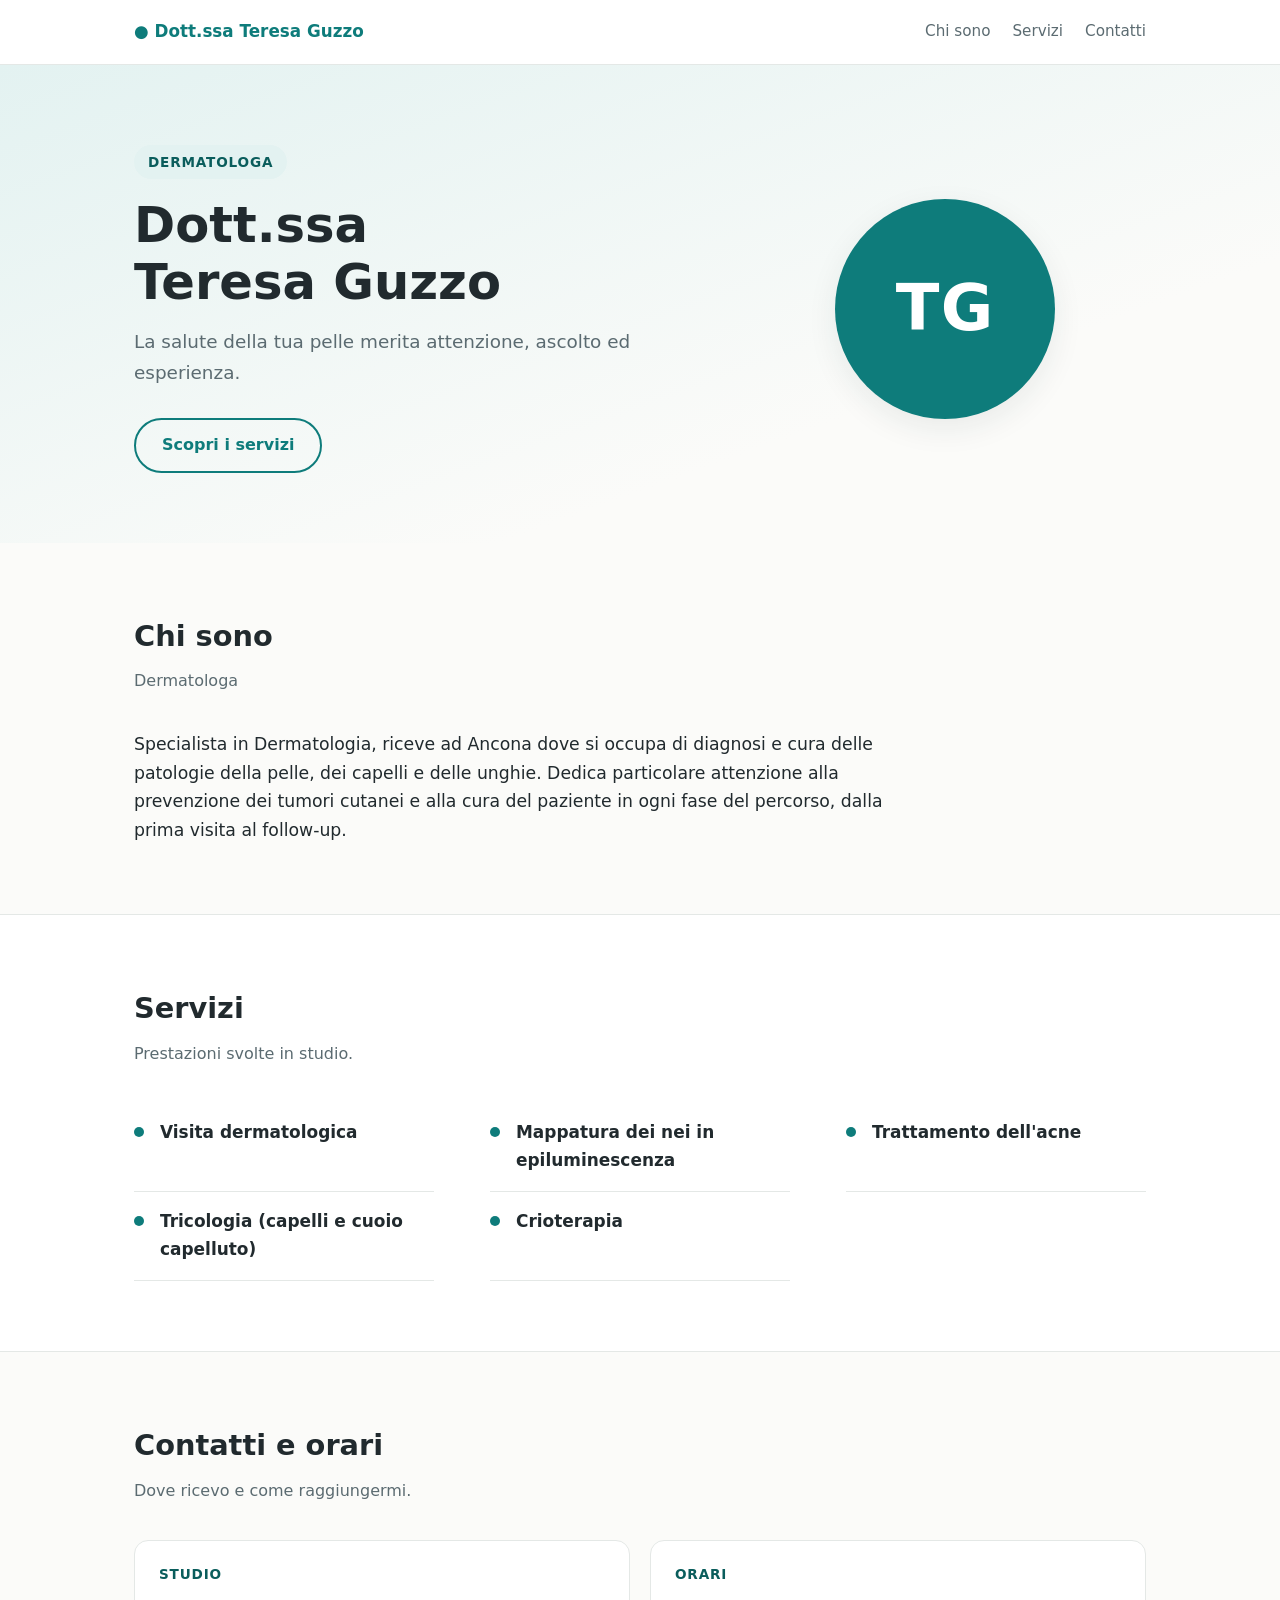
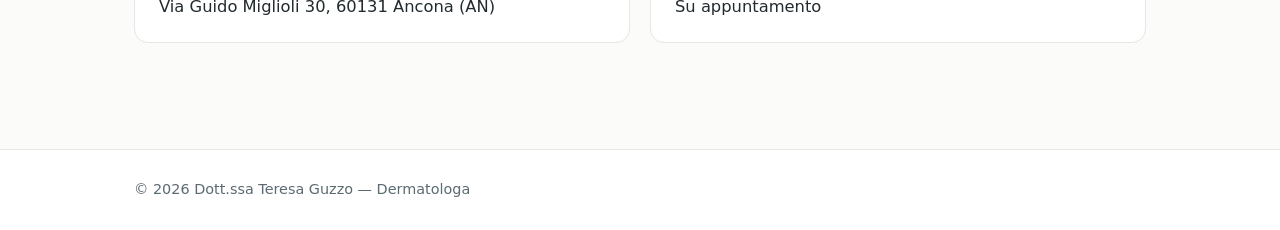
<file: index.html>
<!DOCTYPE html>
<html lang="it">
<head>
  <meta charset="UTF-8">
  <meta name="viewport" content="width=device-width, initial-scale=1.0">
  <title>Dott.ssa Teresa Guzzo — Dermatologa</title>
  <meta name="description" content="Sito informativo della Dott.ssa Teresa Guzzo, dermatologa ad Ancona.">
  <link rel="stylesheet" href="style.css">
</head>
<body data-theme="teal">

  <header class="site-header">
    <div class="container">
      <a href="#" class="brand"><span>●</span> <span class="js-nome">Dott.ssa Teresa Guzzo</span></a>
      <nav class="site-nav">
        <a href="#chi-sono" class="js-nav-bio">Chi sono</a>
        <a href="#servizi" class="js-nav-servizi">Servizi</a>
        <a href="#contatti" class="js-nav-contatti">Contatti</a>
        <a href="#" class="btn btn-primary js-prenota hidden">Prenota una visita</a>
      </nav>
    </div>
  </header>

  <main>
    <section class="hero">
      <div class="container">
        <div class="hero-text">
          <span class="kicker js-professione">Dermatologa</span>
          <h1 class="js-nome">Dott.ssa Teresa Guzzo</h1>
          <p class="tagline js-tagline">La salute della tua pelle merita attenzione, ascolto ed esperienza.</p>
          <div class="hero-actions">
            <a href="#" class="btn btn-primary js-prenota hidden">Prenota una visita</a>
            <a href="#servizi" class="btn btn-outline js-nav-servizi">Scopri i servizi</a>
          </div>
        </div>
        <div class="hero-figure">
          <div class="avatar js-iniziali" aria-hidden="true">TG</div>
        </div>
      </div>
    </section>

    <section class="section" id="chi-sono">
      <div class="container">
        <h2>Chi sono</h2>
        <p class="section-sub js-professione">Dermatologa</p>
        <p class="bio-text js-bio">Specialista in Dermatologia, riceve ad Ancona dove si occupa di diagnosi e cura delle patologie della pelle, dei capelli e delle unghie. Dedica particolare attenzione alla prevenzione dei tumori cutanei e alla cura del paziente in ogni fase del percorso, dalla prima visita al follow-up.</p>
      </div>
    </section>

    <section class="section section-alt" id="servizi">
      <div class="container">
        <h2>Servizi</h2>
        <p class="section-sub">Prestazioni svolte in studio.</p>
        <ul class="services-list js-servizi">
          <li class="service-item">Visita dermatologica</li>
          <li class="service-item">Mappatura dei nei in epiluminescenza</li>
          <li class="service-item">Trattamento dell'acne</li>
          <li class="service-item">Tricologia (capelli e cuoio capelluto)</li>
          <li class="service-item">Crioterapia</li>
        </ul>
      </div>
    </section>

    <section class="section" id="contatti">
      <div class="container">
        <h2>Contatti e orari</h2>
        <p class="section-sub">Dove ricevo e come raggiungermi.</p>
        <div class="contact-grid">
          <div class="contact-card" id="card-indirizzo">
            <h3>Studio</h3>
            <p class="js-indirizzo">Via Guido Miglioli 30, 60131 Ancona (AN)</p>
          </div>
          <div class="contact-card" id="card-orari">
            <h3>Orari</h3>
            <p class="js-orari">Su appuntamento</p>
          </div>
          <div class="contact-card hidden" id="card-telefono">
            <h3>Telefono</h3>
            <p><a class="js-telefono" href="#"></a></p>
          </div>
          <div class="contact-card hidden" id="card-email">
            <h3>Email</h3>
            <p><a class="js-email" href="#"></a></p>
          </div>
        </div>
        <div class="contact-cta">
          <a href="#" class="btn btn-primary js-prenota hidden">Prenota online</a>
        </div>
      </div>
    </section>
  </main>

  <footer class="site-footer">
    <div class="container">
      <span>© <span id="anno">2026</span> <span class="js-nome">Dott.ssa Teresa Guzzo</span> — <span class="js-professione">Dermatologa</span></span>
    </div>
  </footer>

  <script src="config.js"></script>
  <script>
  (async () => {
    const config = await loadConfig();

    function setAll(selector, value) {
      document.querySelectorAll(selector).forEach(el => { el.textContent = value; });
    }

    // Tema
    document.body.dataset.theme = config.tema;

    // Testi ripetuti
    setAll(".js-nome", config.nome);
    setAll(".js-professione", config.professione);
    setAll(".js-tagline", config.tagline);
    document.title = config.nome + " — " + config.professione;

    // Iniziali per l'avatar (prime lettere delle parole, max 2, ignorando i titoli)
    const parole = config.nome
      .replace(/dott\.?ssa|dott\.?|prof\.?ssa|prof\.?|dr\.?/gi, "")
      .trim()
      .split(/\s+/)
      .filter(Boolean);
    const iniziali = parole.slice(0, 2).map(p => p[0].toUpperCase()).join("");
    setAll(".js-iniziali", iniziali || "–");

    // Bio
    document.querySelector(".js-bio").textContent = config.bio;
    if (!config.mostraBio || !config.bio.trim()) {
      document.getElementById("chi-sono").classList.add("hidden");
      document.querySelectorAll(".js-nav-bio").forEach(el => el.classList.add("hidden"));
    }

    // Servizi (sostituisce i predefiniti statici del markup)
    const lista = document.querySelector(".js-servizi");
    lista.textContent = "";
    config.servizi.forEach(servizio => {
      const item = document.createElement("li");
      item.className = "service-item";
      item.textContent = servizio;
      lista.appendChild(item);
    });
    if (!config.mostraServizi || config.servizi.length === 0) {
      document.getElementById("servizi").classList.add("hidden");
      document.querySelectorAll(".js-nav-servizi").forEach(el => el.classList.add("hidden"));
    }

    // Contatti: mostra le card con dati, nasconde le altre
    function fillCard(cardId, selector, value, href) {
      const presente = Boolean(value && value.trim());
      document.getElementById(cardId).classList.toggle("hidden", !presente);
      if (presente) {
        const el = document.querySelector(selector);
        el.textContent = value;
        if (href) el.href = href;
      }
    }
    fillCard("card-indirizzo", ".js-indirizzo", config.indirizzo);
    fillCard("card-orari", ".js-orari", config.orari);
    fillCard("card-telefono", ".js-telefono", config.telefono, "tel:" + config.telefono.replace(/\s+/g, ""));
    fillCard("card-email", ".js-email", config.email, "mailto:" + config.email);
    if (!config.mostraContatti) {
      document.getElementById("contatti").classList.add("hidden");
      document.querySelectorAll(".js-nav-contatti").forEach(el => el.classList.add("hidden"));
    }

    // Pulsanti di prenotazione: visibili solo se c'è un link
    const linkPrenotazione = config.linkPrenotazione.trim();
    document.querySelectorAll(".js-prenota").forEach(btn => {
      btn.classList.toggle("hidden", !linkPrenotazione);
      if (linkPrenotazione) {
        btn.href = linkPrenotazione;
        btn.target = "_blank";
        btn.rel = "noopener";
      }
    });

    document.getElementById("anno").textContent = new Date().getFullYear();
  })();
  </script>
</body>
</html>
</file>
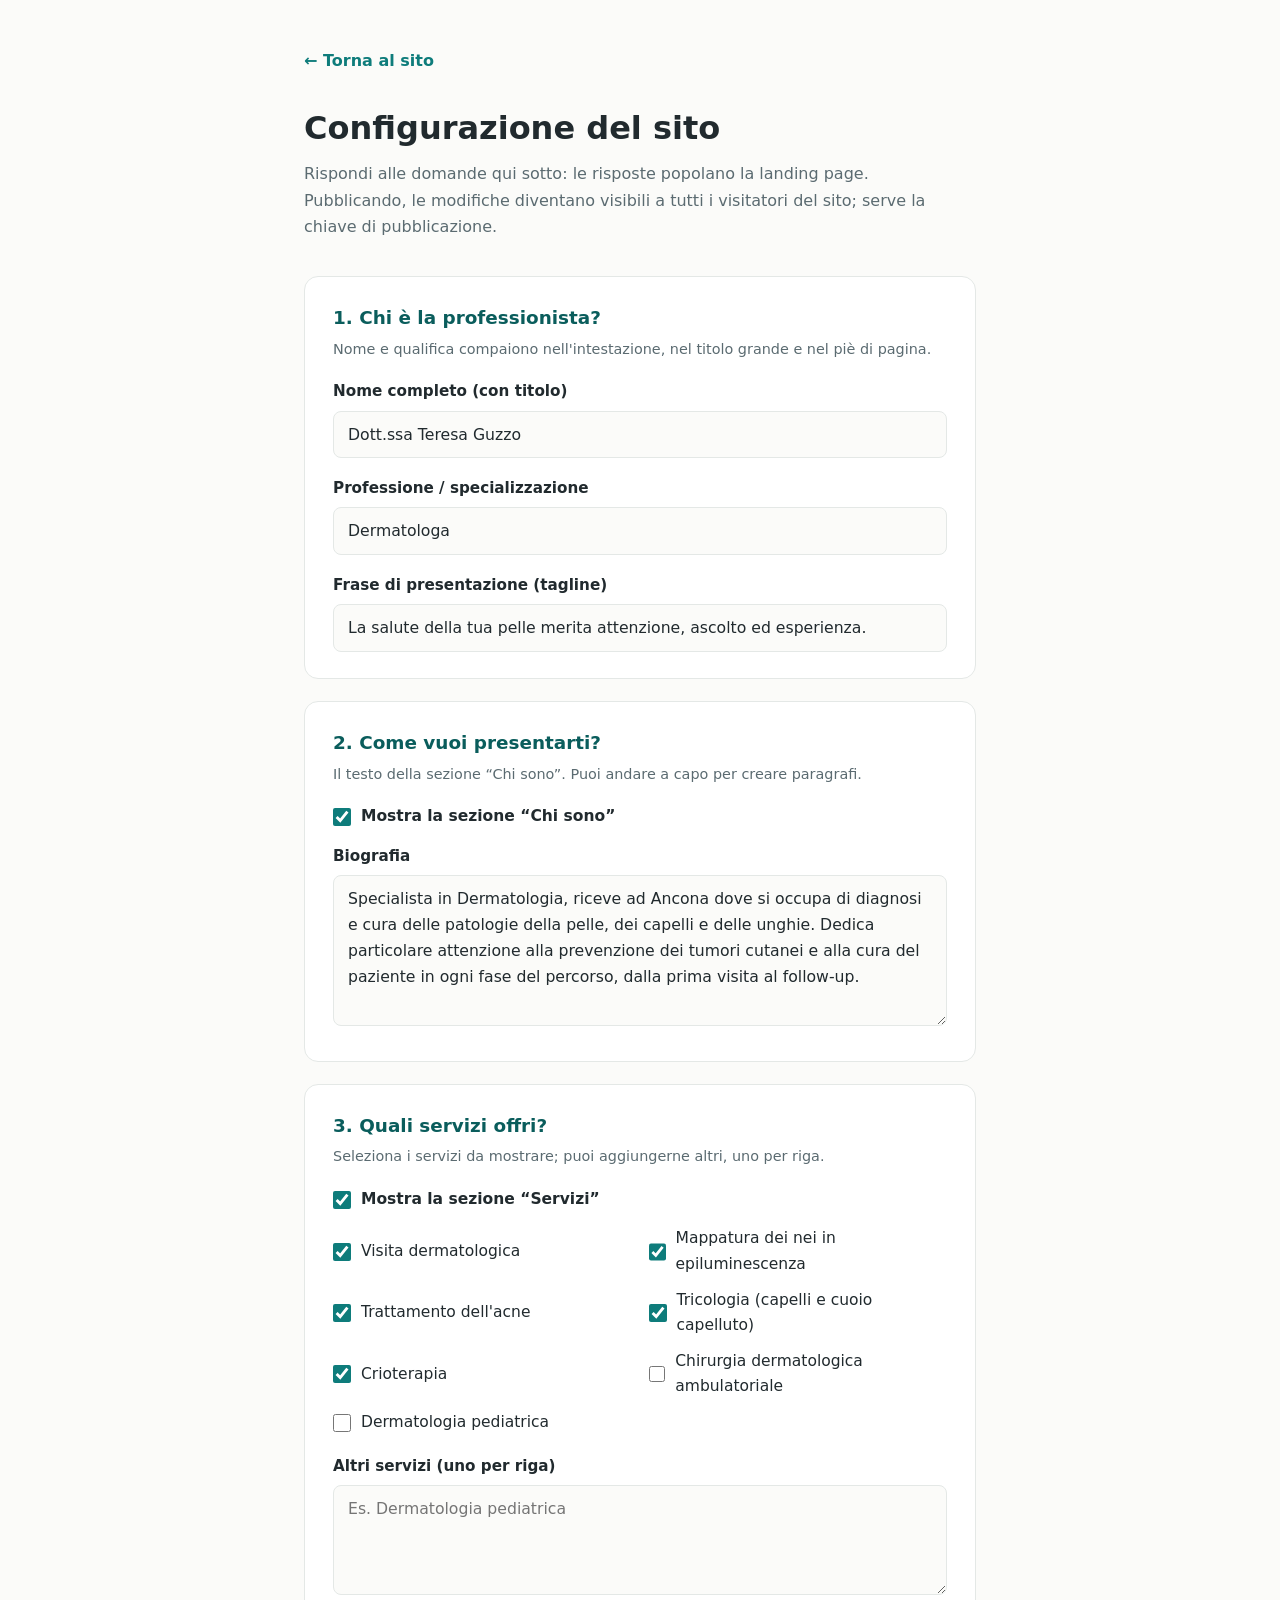
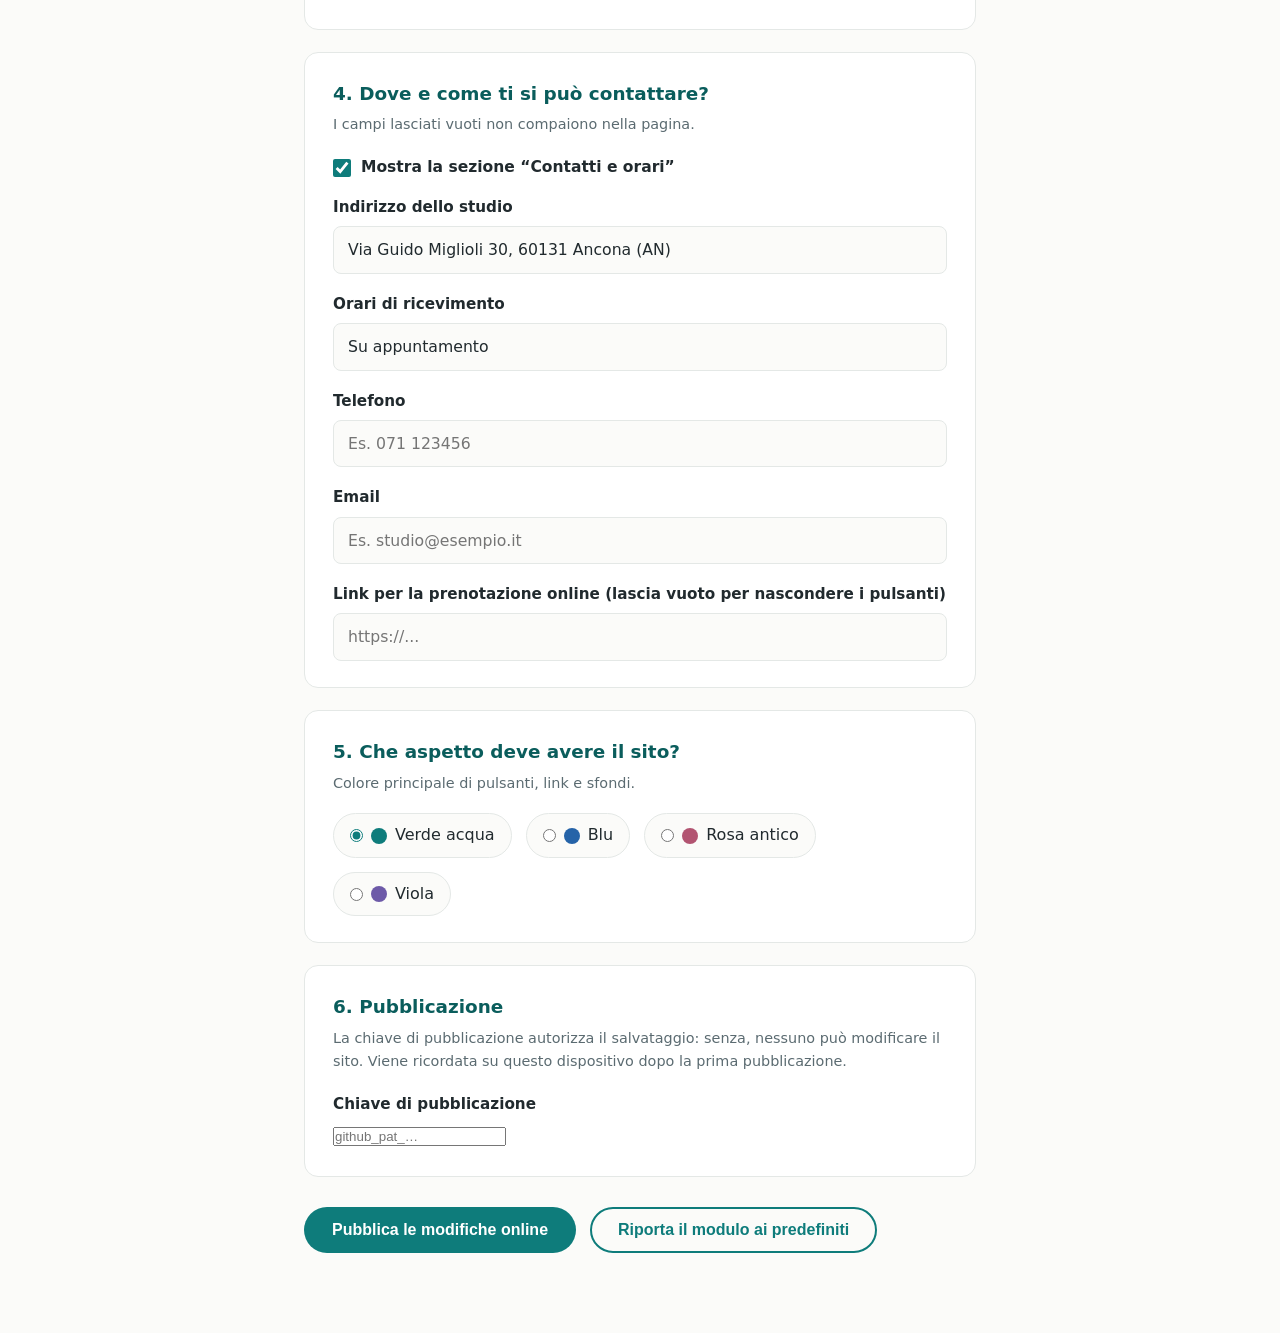
<file: configurator.html>
<!DOCTYPE html>
<html lang="it">
<head>
  <meta charset="UTF-8">
  <meta name="viewport" content="width=device-width, initial-scale=1.0">
  <meta name="robots" content="noindex, nofollow">
  <title>Configurazione del sito</title>
  <link rel="stylesheet" href="style.css">
</head>
<body data-theme="teal">

  <div class="config-page">
    <p class="config-topbar"><a href="index.html">← Torna al sito</a></p>
    <h1>Configurazione del sito</h1>
    <p class="config-intro">Rispondi alle domande qui sotto: le risposte popolano la landing page. Pubblicando, le modifiche diventano visibili a tutti i visitatori del sito; serve la chiave di pubblicazione.</p>

    <form id="config-form">

      <div class="config-section">
        <h2>1. Chi è la professionista?</h2>
        <p class="hint">Nome e qualifica compaiono nell'intestazione, nel titolo grande e nel piè di pagina.</p>
        <div class="field">
          <label for="f-nome">Nome completo (con titolo)</label>
          <input type="text" id="f-nome" name="nome" required>
        </div>
        <div class="field">
          <label for="f-professione">Professione / specializzazione</label>
          <input type="text" id="f-professione" name="professione" required>
        </div>
        <div class="field">
          <label for="f-tagline">Frase di presentazione (tagline)</label>
          <input type="text" id="f-tagline" name="tagline">
        </div>
      </div>

      <div class="config-section">
        <h2>2. Come vuoi presentarti?</h2>
        <p class="hint">Il testo della sezione “Chi sono”. Puoi andare a capo per creare paragrafi.</p>
        <label class="switch-item">
          <input type="checkbox" id="f-mostra-bio" name="mostraBio">
          Mostra la sezione “Chi sono”
        </label>
        <div class="field">
          <label for="f-bio">Biografia</label>
          <textarea id="f-bio" name="bio" rows="5"></textarea>
        </div>
      </div>

      <div class="config-section">
        <h2>3. Quali servizi offri?</h2>
        <p class="hint">Seleziona i servizi da mostrare; puoi aggiungerne altri, uno per riga.</p>
        <label class="switch-item">
          <input type="checkbox" id="f-mostra-servizi" name="mostraServizi">
          Mostra la sezione “Servizi”
        </label>
        <div class="check-grid" id="servizi-grid">
          <!-- popolato da JS -->
        </div>
        <div class="field">
          <label for="f-servizi-extra">Altri servizi (uno per riga)</label>
          <textarea id="f-servizi-extra" rows="3" placeholder="Es. Dermatologia pediatrica"></textarea>
        </div>
      </div>

      <div class="config-section">
        <h2>4. Dove e come ti si può contattare?</h2>
        <p class="hint">I campi lasciati vuoti non compaiono nella pagina.</p>
        <label class="switch-item">
          <input type="checkbox" id="f-mostra-contatti" name="mostraContatti">
          Mostra la sezione “Contatti e orari”
        </label>
        <div class="field">
          <label for="f-indirizzo">Indirizzo dello studio</label>
          <input type="text" id="f-indirizzo" name="indirizzo">
        </div>
        <div class="field">
          <label for="f-orari">Orari di ricevimento</label>
          <input type="text" id="f-orari" name="orari" placeholder="Es. Lun–Ven 9:00–18:00, su appuntamento">
        </div>
        <div class="field">
          <label for="f-telefono">Telefono</label>
          <input type="tel" id="f-telefono" name="telefono" placeholder="Es. 071 123456">
        </div>
        <div class="field">
          <label for="f-email">Email</label>
          <input type="email" id="f-email" name="email" placeholder="Es. studio@esempio.it">
        </div>
        <div class="field">
          <label for="f-prenotazione">Link per la prenotazione online (lascia vuoto per nascondere i pulsanti)</label>
          <input type="url" id="f-prenotazione" name="linkPrenotazione" placeholder="https://...">
        </div>
      </div>

      <div class="config-section">
        <h2>5. Che aspetto deve avere il sito?</h2>
        <p class="hint">Colore principale di pulsanti, link e sfondi.</p>
        <div class="theme-options" id="theme-options">
          <label class="theme-option">
            <input type="radio" name="tema" value="teal">
            <span class="swatch" style="background:#0e7c7b"></span> Verde acqua
          </label>
          <label class="theme-option">
            <input type="radio" name="tema" value="blu">
            <span class="swatch" style="background:#2563a8"></span> Blu
          </label>
          <label class="theme-option">
            <input type="radio" name="tema" value="rosa">
            <span class="swatch" style="background:#b25471"></span> Rosa antico
          </label>
          <label class="theme-option">
            <input type="radio" name="tema" value="viola">
            <span class="swatch" style="background:#6d5aa8"></span> Viola
          </label>
        </div>
      </div>

      <div class="config-section">
        <h2>6. Pubblicazione</h2>
        <p class="hint">La chiave di pubblicazione autorizza il salvataggio: senza, nessuno può modificare il sito. Viene ricordata su questo dispositivo dopo la prima pubblicazione.</p>
        <div class="field">
          <label for="f-token">Chiave di pubblicazione</label>
          <input type="password" id="f-token" autocomplete="current-password" placeholder="github_pat_…">
        </div>
      </div>

      <div class="config-actions">
        <button type="submit" class="btn btn-primary" id="btn-publish">Pubblica le modifiche online</button>
        <button type="button" class="btn btn-outline" id="btn-reset">Riporta il modulo ai predefiniti</button>
      </div>
      <p class="save-note hidden" id="publish-status" role="status" aria-live="polite"></p>
    </form>
  </div>

  <script src="config.js"></script>
  <script>
    // Derivata dai servizi predefiniti del sito, più opzioni aggiuntive:
    // un'unica lista da mantenere (in config.js).
    const SERVIZI_PREDEFINITI = [...new Set([
      ...DEFAULT_CONFIG.servizi,
      "Chirurgia dermatologica ambulatoriale",
      "Dermatologia pediatrica"
    ])];

    const form = document.getElementById("config-form");
    const serviziGrid = document.getElementById("servizi-grid");

    // Crea le checkbox dei servizi predefiniti
    SERVIZI_PREDEFINITI.forEach((servizio, i) => {
      const label = document.createElement("label");
      label.className = "check-item";
      const input = document.createElement("input");
      input.type = "checkbox";
      input.name = "servizio";
      input.value = servizio;
      input.id = "servizio-" + i;
      label.append(input, document.createTextNode(" " + servizio));
      serviziGrid.appendChild(label);
    });

    // Riempie il form con la configurazione corrente
    function fillForm(config) {
      form.nome.value = config.nome;
      form.professione.value = config.professione;
      form.tagline.value = config.tagline;
      form.bio.value = config.bio;
      form.indirizzo.value = config.indirizzo;
      form.orari.value = config.orari;
      form.telefono.value = config.telefono;
      form.email.value = config.email;
      form.linkPrenotazione.value = config.linkPrenotazione;

      document.getElementById("f-mostra-bio").checked = config.mostraBio;
      document.getElementById("f-mostra-servizi").checked = config.mostraServizi;
      document.getElementById("f-mostra-contatti").checked = config.mostraContatti;

      const extra = [];
      document.querySelectorAll('input[name="servizio"]').forEach(cb => { cb.checked = false; });
      config.servizi.forEach(servizio => {
        const cb = [...document.querySelectorAll('input[name="servizio"]')]
          .find(c => c.value === servizio);
        if (cb) cb.checked = true;
        else extra.push(servizio);
      });
      document.getElementById("f-servizi-extra").value = extra.join("\n");

      const radio = form.querySelector('input[name="tema"][value="' + config.tema + '"]');
      (radio || form.querySelector('input[name="tema"]')).checked = true;
      document.body.dataset.theme = config.tema;
    }

    // Anteprima immediata del tema sul configuratore stesso
    document.getElementById("theme-options").addEventListener("change", e => {
      if (e.target.name === "tema") document.body.dataset.theme = e.target.value;
    });

    // Legge il form e costruisce l'oggetto configurazione
    function readForm() {
      const servizi = [...document.querySelectorAll('input[name="servizio"]:checked')]
        .map(cb => cb.value);
      document.getElementById("f-servizi-extra").value
        .split("\n")
        .map(r => r.trim())
        .filter(Boolean)
        .forEach(s => { if (!servizi.includes(s)) servizi.push(s); });

      return {
        nome: form.nome.value.trim(),
        professione: form.professione.value.trim(),
        tagline: form.tagline.value.trim(),
        bio: form.bio.value.trim(),
        servizi,
        indirizzo: form.indirizzo.value.trim(),
        orari: form.orari.value.trim(),
        telefono: form.telefono.value.trim(),
        email: form.email.value.trim(),
        linkPrenotazione: form.linkPrenotazione.value.trim(),
        tema: form.querySelector('input[name="tema"]:checked').value,
        mostraBio: document.getElementById("f-mostra-bio").checked,
        mostraServizi: document.getElementById("f-mostra-servizi").checked,
        mostraContatti: document.getElementById("f-mostra-contatti").checked
      };
    }

    // ---- Pubblicazione: committa site-config.json nel repository ----
    // La landing legge quel file, quindi le modifiche valgono per tutti.

    const REPO = "S1082351/sito-teresa-guzzo";
    const TOKEN_KEY = "sito-chiave-pubblicazione";
    const statusEl = document.getElementById("publish-status");
    const publishBtn = document.getElementById("btn-publish");

    function setStatus(text, isError) {
      statusEl.textContent = text;
      statusEl.classList.toggle("hidden", !text);
      statusEl.classList.toggle("error", Boolean(isError));
    }

    function toBase64(text) {
      let bin = "";
      new TextEncoder().encode(text).forEach(b => { bin += String.fromCharCode(b); });
      return btoa(bin);
    }

    async function publish(config, token) {
      const url = "https://api.github.com/repos/" + REPO + "/contents/" + CONFIG_URL;
      const headers = {
        "Authorization": "Bearer " + token,
        "Accept": "application/vnd.github+json"
      };
      const current = await fetch(url, { headers });
      if (current.status === 401) throw new Error("Chiave di pubblicazione non valida.");
      if (current.status === 403 || current.status === 404) throw new Error("La chiave non ha accesso a questo sito: controlla che sia quella giusta e non scaduta.");
      if (!current.ok) throw new Error("Errore nel leggere la configurazione attuale (HTTP " + current.status + ").");
      const sha = (await current.json()).sha;

      const put = await fetch(url, {
        method: "PUT",
        headers,
        body: JSON.stringify({
          message: "Aggiorna contenuti del sito dal configuratore",
          content: toBase64(JSON.stringify(config, null, 2) + "\n"),
          sha,
          branch: "main"
        })
      });
      if (!put.ok) {
        const err = await put.json().catch(() => ({}));
        throw new Error("Pubblicazione fallita: " + (err.message || "HTTP " + put.status));
      }
    }

    form.addEventListener("submit", async e => {
      e.preventDefault();
      const token = document.getElementById("f-token").value.trim();
      if (!token) {
        setStatus("Inserisci la chiave di pubblicazione per salvare le modifiche.", true);
        return;
      }
      publishBtn.disabled = true;
      setStatus("Pubblicazione in corso…", false);
      try {
        const config = readForm();
        config.version = CONFIG_VERSION;
        await publish(config, token);
        localStorage.setItem(TOKEN_KEY, token);
        setStatus("Pubblicato ✔ Il sito si aggiorna entro un paio di minuti.", false);
      } catch (err) {
        setStatus(err.message, true);
      } finally {
        publishBtn.disabled = false;
      }
    });

    document.getElementById("btn-reset").addEventListener("click", () => {
      if (!confirm("Sostituire i valori del modulo con quelli predefiniti? Niente viene pubblicato finché non premi Pubblica.")) return;
      fillForm({ ...DEFAULT_CONFIG });
      setStatus("", false);
    });

    (async () => {
      fillForm(await loadConfig());
      document.getElementById("f-token").value = localStorage.getItem(TOKEN_KEY) || "";
    })();
  </script>
</body>
</html>
</file>
<file: style.css>
/* ============ Variabili e temi ============ */

:root {
  --bg: #fbfbf9;
  --surface: #ffffff;
  --text: #212a2e;
  --text-soft: #5b6b71;
  --border: #e4e8e6;
  --error: #b3261e;
  --radius: 14px;
  --shadow: 0 10px 30px rgba(30, 50, 55, 0.08);
  --maxw: 1060px;
}

body[data-theme="teal"] {
  --accent: #0e7c7b;
  --accent-dark: #0a5d5c;
  --accent-soft: #e3f2f1;
}

body[data-theme="blu"] {
  --accent: #2563a8;
  --accent-dark: #1c4d84;
  --accent-soft: #e4eef8;
}

body[data-theme="rosa"] {
  --accent: #b25471;
  --accent-dark: #92405a;
  --accent-soft: #f8e9ee;
}

body[data-theme="viola"] {
  --accent: #6d5aa8;
  --accent-dark: #564689;
  --accent-soft: #edeaf7;
}

/* ============ Base ============ */

* {
  margin: 0;
  padding: 0;
  box-sizing: border-box;
}

html {
  scroll-behavior: smooth;
}

@media (prefers-reduced-motion: reduce) {
  html {
    scroll-behavior: auto;
  }

  * {
    transition-duration: 0.01ms !important;
  }
}

h1,
h2,
h3 {
  text-wrap: balance;
}

.bio-text {
  text-wrap: pretty;
}

a:focus-visible,
button:focus-visible,
input:focus-visible,
textarea:focus-visible {
  outline: 3px solid var(--accent);
  outline-offset: 2px;
}

body {
  font-family: "Segoe UI", system-ui, -apple-system, sans-serif;
  background: var(--bg);
  color: var(--text);
  line-height: 1.65;
}

img {
  max-width: 100%;
}

a {
  color: var(--accent);
}

.container {
  max-width: var(--maxw);
  margin: 0 auto;
  padding: 0 24px;
}

.hidden {
  display: none !important;
}

/* ============ Bottoni ============ */

.btn {
  display: inline-block;
  padding: 12px 26px;
  border-radius: 999px;
  font-size: 1rem;
  font-weight: 600;
  text-decoration: none;
  border: 2px solid transparent;
  cursor: pointer;
  transition: background 0.2s, color 0.2s, border-color 0.2s;
}

.btn-primary {
  background: var(--accent);
  color: #fff;
}

.btn-primary:hover {
  background: var(--accent-dark);
}

.btn-outline {
  background: transparent;
  color: var(--accent);
  border-color: var(--accent);
}

.btn-outline:hover {
  background: var(--accent-soft);
}

/* ============ Header / nav ============ */

.site-header {
  position: sticky;
  top: 0;
  z-index: 10;
  background: rgba(255, 255, 255, 0.92);
  backdrop-filter: blur(8px);
  border-bottom: 1px solid var(--border);
}

.site-header .container {
  display: flex;
  align-items: center;
  justify-content: space-between;
  gap: 16px;
  height: 64px;
}

.brand {
  font-weight: 700;
  font-size: 1.05rem;
  color: var(--text);
  text-decoration: none;
  white-space: nowrap;
}

.brand span {
  color: var(--accent);
}

.site-nav {
  display: flex;
  align-items: center;
  gap: 22px;
}

.site-nav a {
  color: var(--text-soft);
  text-decoration: none;
  font-size: 0.95rem;
  font-weight: 500;
}

.site-nav a:hover {
  color: var(--accent);
}

.site-nav .btn {
  padding: 8px 18px;
  font-size: 0.9rem;
}

/* ============ Hero ============ */

.hero {
  background: linear-gradient(160deg, var(--accent-soft) 0%, var(--bg) 70%);
  padding: 80px 0 70px;
}

.hero .container {
  display: flex;
  align-items: center;
  gap: 48px;
}

.hero-text {
  flex: 1.4;
}

.kicker {
  display: inline-block;
  background: var(--accent-soft);
  color: var(--accent-dark);
  font-size: 0.85rem;
  font-weight: 700;
  letter-spacing: 0.06em;
  text-transform: uppercase;
  padding: 6px 14px;
  border-radius: 999px;
  margin-bottom: 18px;
}

.hero h1 {
  font-size: clamp(2.1rem, 4.5vw, 3.1rem);
  line-height: 1.15;
  margin-bottom: 16px;
}

.hero .tagline {
  font-size: 1.15rem;
  color: var(--text-soft);
  margin-bottom: 30px;
  max-width: 32em;
}

.hero-actions {
  display: flex;
  gap: 14px;
  flex-wrap: wrap;
}

.hero-figure {
  flex: 1;
  display: flex;
  justify-content: center;
}

.avatar {
  width: 220px;
  height: 220px;
  border-radius: 50%;
  background: var(--accent);
  color: #fff;
  display: flex;
  align-items: center;
  justify-content: center;
  font-size: 4rem;
  font-weight: 700;
  letter-spacing: 0.02em;
  box-shadow: var(--shadow);
}

/* ============ Sezioni ============ */

.section {
  padding: 70px 0;
}

.section-alt {
  background: var(--surface);
  border-top: 1px solid var(--border);
  border-bottom: 1px solid var(--border);
}

.section h2 {
  font-size: 1.8rem;
  margin-bottom: 8px;
}

.section .section-sub {
  color: var(--text-soft);
  margin-bottom: 36px;
}

.bio-text {
  font-size: 1.08rem;
  max-width: 46em;
  white-space: pre-line;
}

/* ============ Servizi ============ */

.services-list {
  list-style: none;
  display: grid;
  grid-template-columns: repeat(auto-fit, minmax(280px, 1fr));
  column-gap: 56px;
}

.service-item {
  position: relative;
  padding: 16px 0 16px 26px;
  border-bottom: 1px solid var(--border);
  font-size: 1.06rem;
  font-weight: 600;
}

.service-item::before {
  content: "";
  position: absolute;
  left: 0;
  top: 24px;
  width: 10px;
  height: 10px;
  border-radius: 50%;
  background: var(--accent);
}

/* ============ Contatti ============ */

.contact-grid {
  display: grid;
  grid-template-columns: repeat(auto-fit, minmax(230px, 1fr));
  gap: 20px;
  margin-bottom: 36px;
}

.contact-card {
  background: var(--surface);
  border: 1px solid var(--border);
  border-radius: var(--radius);
  padding: 22px 24px;
}

.contact-card h3 {
  font-size: 0.85rem;
  text-transform: uppercase;
  letter-spacing: 0.06em;
  color: var(--accent-dark);
  margin-bottom: 8px;
}

.contact-card p,
.contact-card a {
  font-size: 1.02rem;
  word-break: break-word;
}

.contact-cta {
  text-align: center;
}

/* ============ Footer ============ */

.site-footer {
  border-top: 1px solid var(--border);
  padding: 28px 0;
  background: var(--surface);
}

.site-footer .container {
  display: flex;
  justify-content: space-between;
  align-items: center;
  gap: 16px;
  flex-wrap: wrap;
  font-size: 0.9rem;
  color: var(--text-soft);
}

.site-footer a {
  color: var(--text-soft);
}

.site-footer a:hover {
  color: var(--accent);
}

/* ============ Configuratore ============ */

.config-page {
  max-width: 720px;
  margin: 0 auto;
  padding: 48px 24px 80px;
}

.config-page > h1 {
  font-size: 2rem;
  margin-bottom: 6px;
}

.config-page > .config-intro {
  color: var(--text-soft);
  margin-bottom: 36px;
}

.config-section {
  background: var(--surface);
  border: 1px solid var(--border);
  border-radius: var(--radius);
  padding: 26px 28px;
  margin-bottom: 22px;
}

.config-section h2 {
  font-size: 1.15rem;
  margin-bottom: 4px;
  color: var(--accent-dark);
}

.config-section .hint {
  font-size: 0.9rem;
  color: var(--text-soft);
  margin-bottom: 18px;
}

.field {
  margin-bottom: 18px;
}

.field:last-child {
  margin-bottom: 0;
}

.field > label {
  display: block;
  font-weight: 600;
  font-size: 0.95rem;
  margin-bottom: 6px;
}

.field input[type="text"],
.field input[type="tel"],
.field input[type="email"],
.field input[type="url"],
.field textarea {
  width: 100%;
  padding: 10px 14px;
  font: inherit;
  font-size: 0.98rem;
  border: 1px solid var(--border);
  border-radius: 8px;
  background: var(--bg);
  color: var(--text);
}

.field input:focus,
.field textarea:focus {
  outline: 2px solid var(--accent);
  outline-offset: 1px;
  border-color: transparent;
}

.field textarea {
  resize: vertical;
  min-height: 110px;
}

.check-grid {
  display: grid;
  grid-template-columns: repeat(auto-fill, minmax(240px, 1fr));
  gap: 10px 18px;
  margin-bottom: 18px;
}

.check-item,
.switch-item {
  display: flex;
  align-items: center;
  gap: 10px;
  font-size: 0.97rem;
  cursor: pointer;
}

.check-item input,
.switch-item input {
  width: 18px;
  height: 18px;
  accent-color: var(--accent);
  cursor: pointer;
}

.switch-item {
  font-weight: 600;
  margin-bottom: 14px;
}

.theme-options {
  display: flex;
  gap: 14px;
  flex-wrap: wrap;
}

.theme-option {
  display: flex;
  align-items: center;
  gap: 8px;
  border: 1px solid var(--border);
  border-radius: 999px;
  padding: 8px 16px;
  cursor: pointer;
  background: var(--bg);
}

.theme-option input {
  accent-color: var(--accent);
}

.theme-option .swatch {
  width: 16px;
  height: 16px;
  border-radius: 50%;
}

.config-actions {
  display: flex;
  gap: 14px;
  flex-wrap: wrap;
  margin-top: 30px;
}

.config-topbar {
  margin-bottom: 28px;
}

.config-topbar a {
  text-decoration: none;
  font-weight: 600;
}

.save-note {
  margin-top: 14px;
  font-size: 0.92rem;
  color: var(--accent-dark);
}

.save-note.error {
  color: var(--error);
}

/* ============ Responsive ============ */

@media (max-width: 760px) {
  .hero .container {
    flex-direction: column-reverse;
    text-align: center;
  }

  .hero-actions {
    justify-content: center;
  }

  .avatar {
    width: 160px;
    height: 160px;
    font-size: 3rem;
  }

  .site-nav a:not(.btn) {
    display: none;
  }
}
</file>
